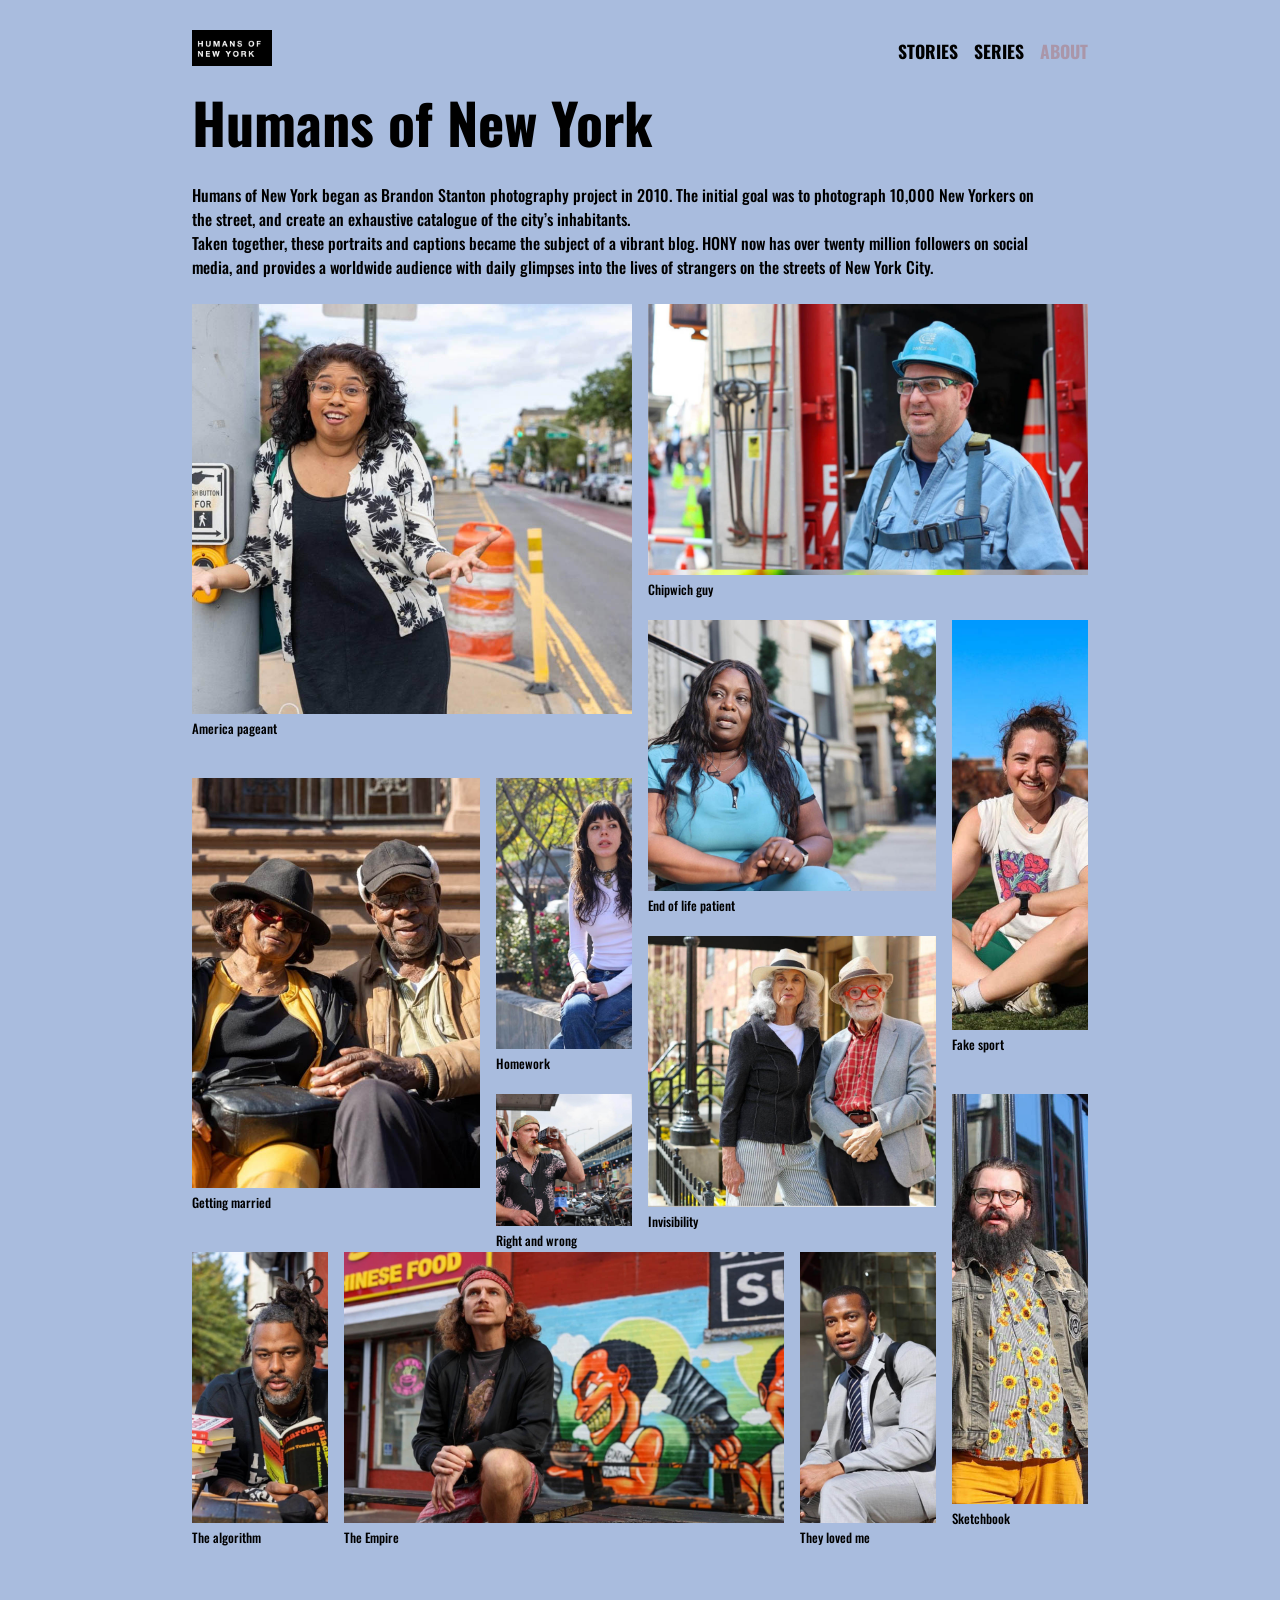
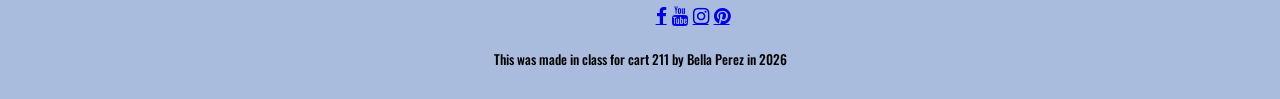
<file: index.html>
<!DOCTYPE html>
<html lang="en">

<head>
    <meta charset="UTF-8">
    <meta name="viewport" content="width=device-width, initial-scale=1.0">
    <title>Humans of New York</title>

    <link href="https://fonts.googleapis.com/css2?family=Oswald:wght@500;700&display=swap" rel="stylesheet">

    <link rel="stylesheet" href="https://cdnjs.cloudflare.com/ajax/libs/font-awesome/4.7.0/css/font-awesome.min.css">

    <link rel="stylesheet" href="style.css">
</head>

<body>

    <div id="wrapper">

        <header>
            <nav>
                <a href="index.html"><img src="assets/logo.png" alt="Humans of New York logo" class="logo"></a>

                <div class="menu">
                    <a href="story.html">STORIES</a>
                    <a href="index.html">SERIES</a>
                    <a href="index.html" class="current">ABOUT</a>
                </div>
            </nav>

            <h1>Humans of New York</h1>

        </header>

        <main>

            <div class="intro">
                <p>Humans of New York began as Brandon Stanton photography project in 2010. The initial goal was to
                    photograph 10,000 New Yorkers on the street, and create an exhaustive catalogue of the city’s
                    inhabitants.</p>

                <p>Taken together, these portraits and captions became the subject of a vibrant blog. HONY now has over
                    twenty million followers on social media, and provides a worldwide audience with daily glimpses into
                    the lives of strangers on the streets of New York City.</p>
            </div>



            <div class="grid">

                <figure class="im1">
                    <a href="story.html"><img src="assets/america_pageant.jpg" alt="america pageant"></a>
                    <figcaption>America pageant</figcaption>
                </figure>

                <figure class="im2">
                    <img src="assets/Chipwich_guy.jpg" alt="Chipwich guy">
                    <figcaption>Chipwich guy</figcaption>
                </figure>

                <figure class="im3">
                    <img src="assets/end_of_life_patient.jpg" alt="end of life patient">
                    <figcaption>End of life patient</figcaption>
                </figure>

                <figure class="im4">
                    <img src="assets/fake_sport.jpg" alt="fake sport">
                    <figcaption>Fake sport</figcaption>
                </figure>

                <figure class="im5">
                    <img src="assets/gettin_married.jpg" alt="gettin married">
                    <figcaption>Getting married</figcaption>
                </figure>

                <figure class="im6">
                    <img src="assets/homework.jpg" alt="homework">
                    <figcaption>Homework</figcaption>
                </figure>

                <figure class="im7">
                    <img src="assets/invisibility.jpg" alt="invisibility">
                    <figcaption>Invisibility</figcaption>
                </figure>

                <figure class="im8">
                    <img src="assets/Right_and_wrong.jpg" alt="Right and wrong">
                    <figcaption>Right and wrong</figcaption>
                </figure>

                <figure class="im9">
                    <img src="assets/sketchbook.jpg" alt="sketchbook">
                    <figcaption>Sketchbook</figcaption>
                </figure>

                <figure class="im10">
                    <img src="assets/the_algorithm.jpg" alt="the algorithm">
                    <figcaption>The algorithm</figcaption>
                </figure>

                <figure class="im11">
                    <img src="assets/The_Empire.jpg" alt="The Empire">
                    <figcaption>The Empire</figcaption>
                </figure>

                <figure class="im12">
                    <img src="assets/they_loved_me.jpg" alt="they loved me">
                    <figcaption>They loved me</figcaption>
                </figure>

            </div>

        </main>

        <footer>
            <div class="icon-wrapper">
                <a href="#" class="fa fa-facebook"></a>
                <a href="#" class="fa fa-youtube"></a>
                <a href="#" class="fa fa-instagram"></a>
                <a href="#" class="fa fa-pinterest"></a>
            </div>

            <small>This was made in class for cart 211 by Bella Perez in 2026</small>
        </footer>

    </div>

</body>

</html>
</file>
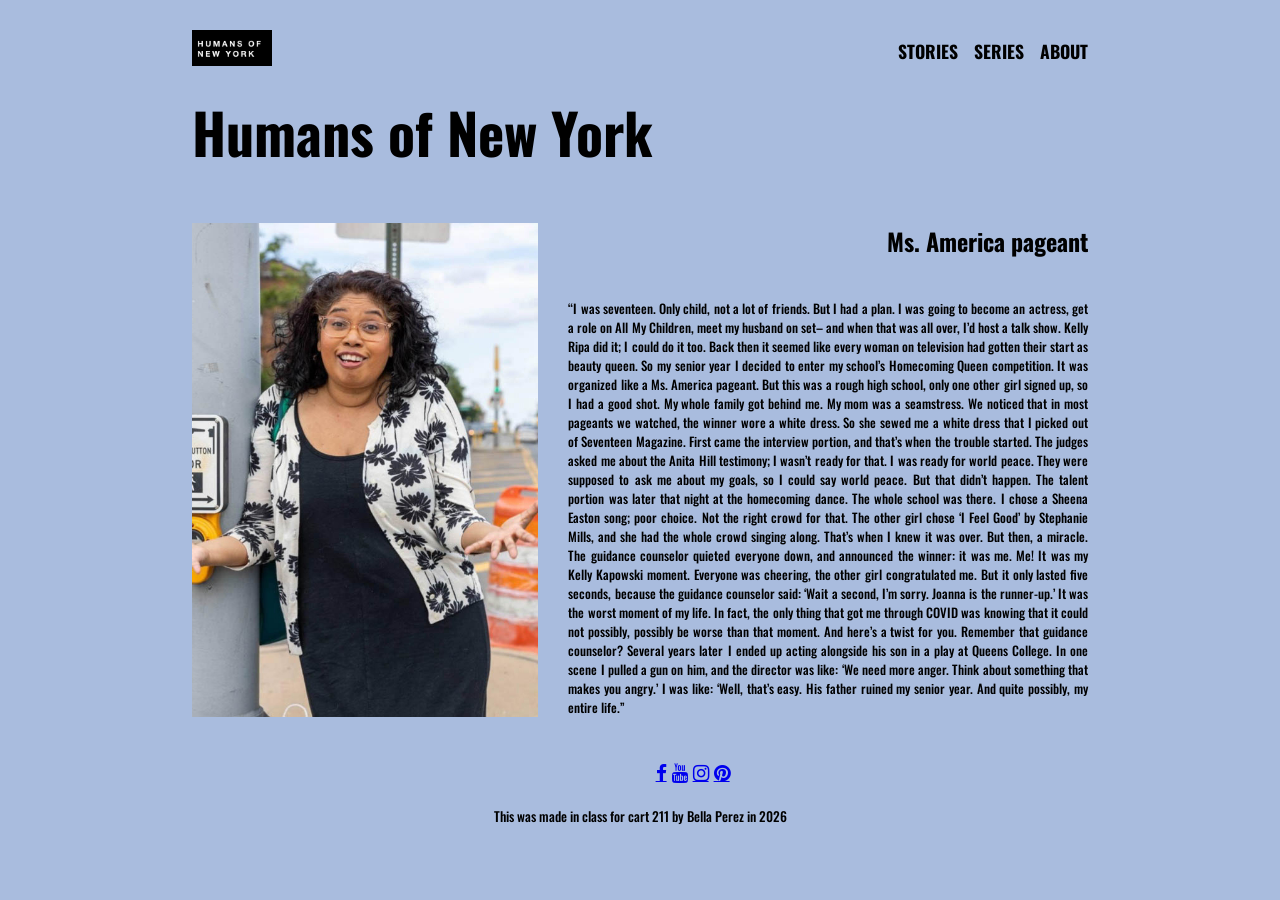
<file: story.html>
<!DOCTYPE html>
<html lang="en">

<head>
    <meta charset="UTF-8">
    <meta name="viewport" content="width=device-width, initial-scale=1.0">
    <title>Humans of New York - Ms. America pageant</title>


    <link href="https://fonts.googleapis.com/css2?family=Oswald:wght@500;700&display=swap" rel="stylesheet">


    <link rel="stylesheet" href="https://cdnjs.cloudflare.com/ajax/libs/font-awesome/4.7.0/css/font-awesome.min.css">

    <link rel="stylesheet" href="style.css">

</head>

<body>

    <div id="wrapper">

        <header>
            <nav>
                <a href="index.html"><img src="assets/logo.png" alt="Humans of New York logo" class="logo"></a>

                <div class="menu">
                    <a href="story.html">STORIES</a>
                    <a href="index.html">SERIES</a>
                    <a href="index.html" class="about">ABOUT</a>
                </div>
            </nav>
        </header>

        <main class="story">

            <h1>Humans of New York</h1>
            <h2>Ms. America pageant</h2>
            <img src="assets/story1.jpg" alt="woman at a crosswalk" class="story-photo">

            <div class="story-container">

                <p>“I was seventeen. Only child, not a lot of friends. But I had a plan. I was going to become an
                    actress, get a role on All My Children, meet my husband on set– and when that was all over, I’d
                    host a talk show. Kelly Ripa did it; I could do it too. Back then it seemed like every woman on
                    television had gotten their start as beauty queen. So my senior year I decided to enter my
                    school’s Homecoming Queen competition. It was organized like a Ms. America pageant. But this was a
                    rough high school, only one other girl signed up, so I had a good shot. My whole family got behind
                    me. My mom was a seamstress. We noticed that in most pageants we watched, the winner wore a white
                    dress. So she sewed me a white dress that I picked out of Seventeen Magazine. First came the
                    interview portion, and that’s when the trouble started. The judges asked me about the Anita Hill
                    testimony; I wasn’t ready for that. I was ready for world peace. They were supposed to ask me about
                    my goals, so I could say world peace. But that didn’t happen. The talent portion was later that
                    night at the homecoming dance. The whole school was there. I chose a Sheena Easton song; poor
                    choice. Not the right crowd for that. The other girl chose ‘I Feel Good’ by Stephanie Mills, and
                    she had the whole crowd singing along. That’s when I knew it was over. But then, a miracle. The
                    guidance counselor quieted everyone down, and announced the winner: it was me. Me! It was my Kelly
                    Kapowski moment. Everyone was cheering, the other girl congratulated me. But it only lasted five
                    seconds, because the guidance counselor said: ‘Wait a second, I’m sorry. Joanna is the
                    runner-up.’ It was the worst moment of my life. In fact, the only thing that got me through COVID
                    was knowing that it could not possibly, possibly be worse than that moment. And here’s a twist for
                    you. Remember that guidance counselor? Several years later I ended up acting alongside his son in a
                    play at Queens College. In one scene I pulled a gun on him, and the director was like: ‘We need
                    more anger. Think about something that makes you angry.’ I was like: ‘Well, that’s easy. His
                    father ruined my senior year. And quite possibly, my entire life.”</p>
            </div>

        </main>

        <footer>
            <div class="icon-wrapper">
                <a href="#" class="fa fa-facebook"></a>
                <a href="#" class="fa fa-youtube"></a>
                <a href="#" class="fa fa-instagram"></a>
                <a href="#" class="fa fa-pinterest"></a>
            </div>

            <small>This was made in class for cart 211 by Bella Perez in 2026</small>
        </footer>

    </div>

</body>

</html>
</file>
<file: style.css>
body {
    font-family: 'Oswald', Impact, sans-serif;
    font-weight: 500;
    background-color: rgb(169, 188, 222);
    margin: 0;
    padding: 0;
}

#wrapper {
    width: 70%;
    margin: 0 auto;
}

h1 {
    font-size: 3.5em;
    font-weight: 700;
    line-height: 1.1;
    margin-top: 20px;
    margin-bottom: 30px;
}

h2 {
    text-align: right;
    margin-top: 0;
    margin-bottom: 10px;
}

p {
    margin: 0;
}

img {
    width: 100%;
    height: 100%;
    object-fit: cover;

}


nav {
    display: flex;
    justify-content: space-between;
    align-items: center;
    padding-top: 30px;
}

.logo {
    width: 80px;
}

.menu a {
    font-weight: bold;
    font-size: 1.1em;
    color: black;
    text-decoration: none;
    margin-left: 12px;
}

.menu .current {
    color: rgb(170, 150, 169) !important;
}


.intro {
    width: 95%;
}

.im1 {
    grid-column-start: 1;
    grid-column-end: 4;

    grid-row-start: 1;
    grid-row-end: 4;
}

.im2 {
    grid-column-start: 4;
    grid-column-end: 7;

    grid-row-start: 1;
    grid-row-end: 3;
}

.im3 {
    grid-column-start: 4;
    grid-column-end: 6;

    grid-row-start: 3;
    grid-row-end: 5;
}

.im4 {
    grid-column-start: 6;
    grid-column-end: 7;

    grid-row-start: 3;
    grid-row-end: 6;
}

.im5 {
    grid-column-start: 1;
    grid-column-end: 3;

    grid-row-start: 4;
    grid-row-end: 7;
}

.im6 {
    grid-column-start: 3;
    grid-column-end: 4;

    grid-row-start: 4;
    grid-row-end: 6;
}

.im7 {
    grid-column-start: 4;
    grid-column-end: 6;

    grid-row-start: 5;
    grid-row-end: 7;
}

.im8 {
    grid-column-start: 3;
    grid-column-end: 4;

    grid-row-start: 6;
    grid-row-end: 7;
}

.im9 {
    grid-column-start: 6;
    grid-column-end: 7;

    grid-row-start: 6;
    grid-row-end: 9;
}

.im10 {
    grid-column-start: 1;
    grid-column-end: 2;

    grid-row-start: 7;
    grid-row-end: 9;
}

.im11 {
    grid-column-start: 2;
    grid-column-end: 5;

    grid-row-start: 7;
    grid-row-end: 9;
}

.im12 {
    grid-column-start: 5;
    grid-column-end: 6;

    grid-row-start: 7;
    grid-row-end: 9;
}

.im4 img {
    object-position: 62%;
}

.im5 img {
    object-position: 60%;
}

.im6 img {
    object-position: 60%;
}

.im8 img {
    object-position: 45%;
}

.im9 img {
    object-position: 28%;
}

.im10 img {
    object-position: 62%;
}

.im12 img {
    object-position: 78%;
}

.im1 img,
.im2 img,
.im3 img,
.im4 img,
.im5 img,
.im6 img,
.im7 img,
.im9 img,
.im10 img,
.im11 img,
.im12 img {
    height: 92%;
}

.grid {
    display: grid;
    grid-template-columns: repeat(6, 1fr);
    grid-auto-rows: 150px;
    row-gap: 8px;
    column-gap: 16px;
    margin-top: 25px;
    margin-bottom: 40px;
}

figure {
    margin: 0;
}

figcaption {
    font-size: 0.8em;
}

.grid img {
    height: 88%;
    object-fit: cover;
}


.story {
    display: grid;
    grid-template-columns: 2fr 3fr;
    gap: 30px;
    margin-top: 10px;
    margin-bottom: 40px;
}

.story h1 {
    grid-column-start: 1;
    grid-column-end: 3;
}

.story-photo {
    grid-column-start: 1;
    grid-row-start: 2;
    grid-row-end: 4;
}

.story h2 {
    grid-column-start: 2;
    grid-row-start: 2;
}

.story-container {
    grid-column-start: 2;
    grid-row-start: 3;
}

.story p {
    font-size: 0.8em;
    text-align: justify;
}


footer {
    text-align: right;
    padding-bottom: 30px;
    max-width: 900px;
    margin: auto;
}

footer small {
    margin-top: 30px;
    text-align: center;
}

.icon-wrapper {
    color: rgb(53, 49, 88);
    font-size: 1.2rem;
    margin-left: auto;
    margin-right: auto;
    margin-top: 10px;
    margin-bottom: 20px;
    width: 20%;
}

footer small {
    display: block;
    margin-top: 10px;
}
</file>
